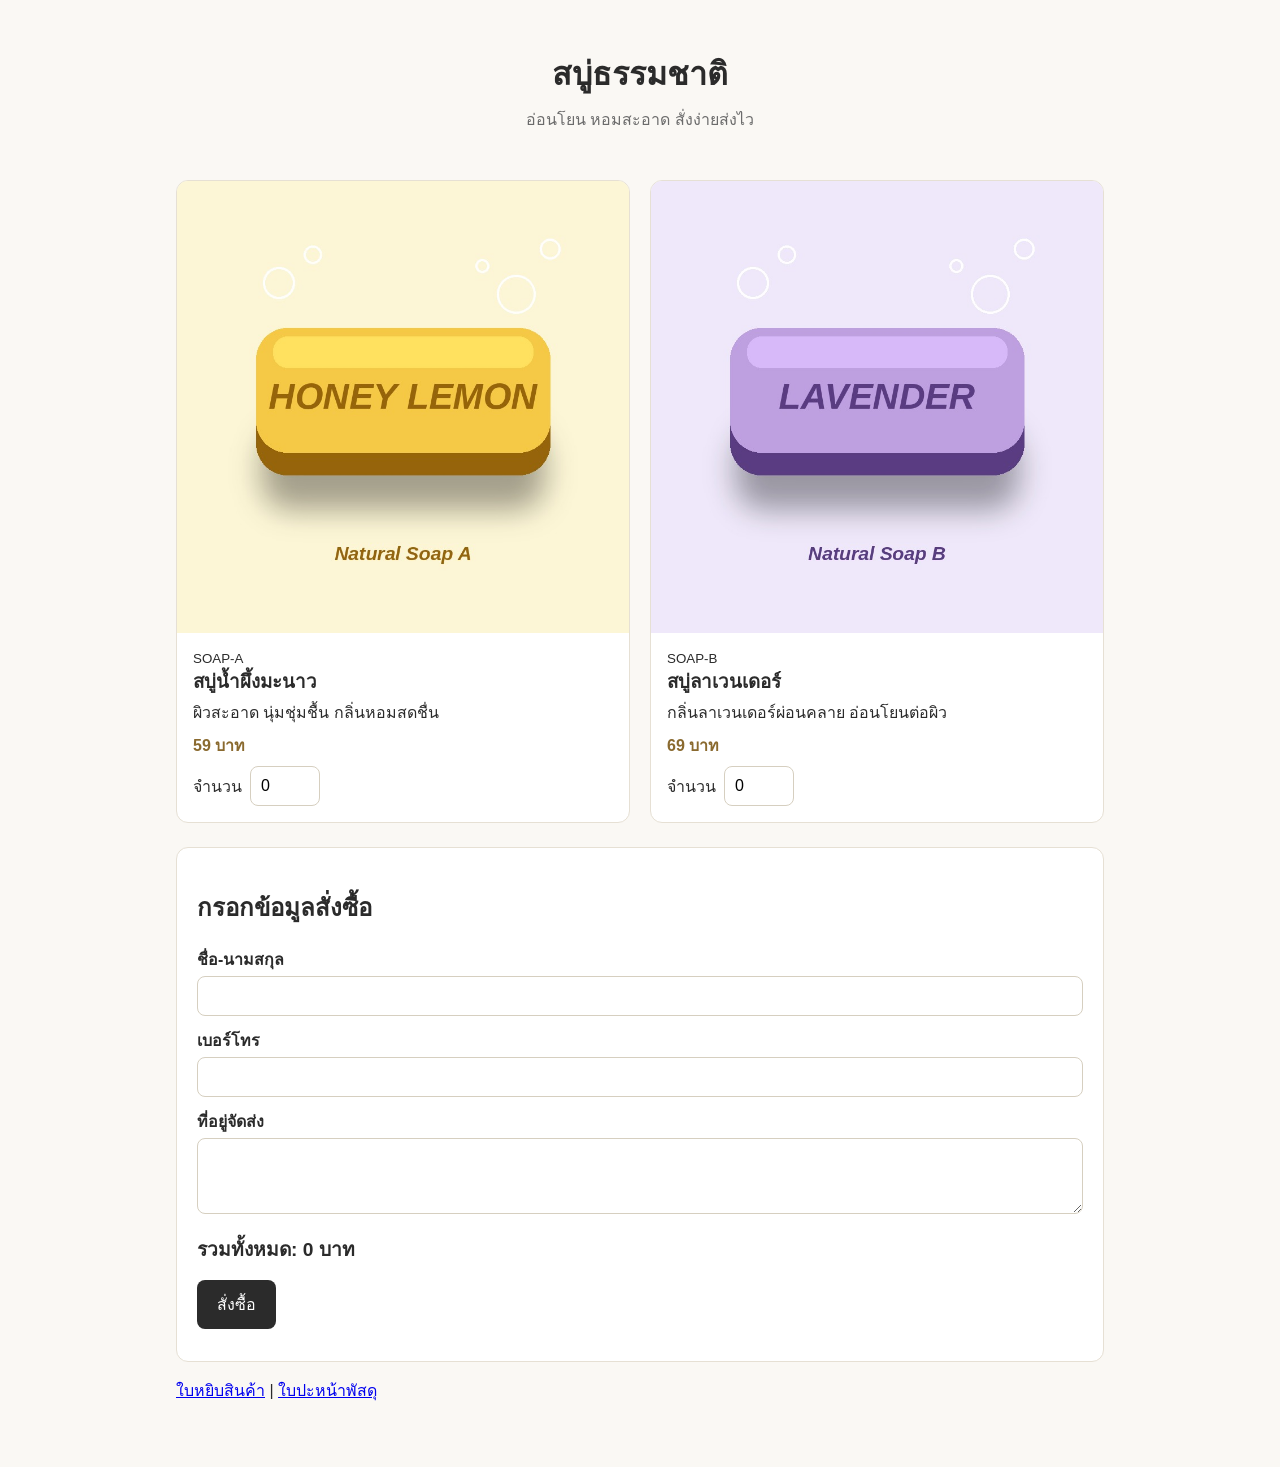
<file: index.html>
<!DOCTYPE html>
<html lang="th">
<head>
<meta charset="UTF-8">
<meta name="viewport" content="width=device-width, initial-scale=1">
<title>สบู่ธรรมชาติ | สั่งซื้อออนไลน์</title>
<link rel="stylesheet" href="style.css">
</head>
<body>
<header>
  <h1>สบู่ธรรมชาติ</h1>
  <p>อ่อนโยน หอมสะอาด สั่งง่ายส่งไว</p>
</header>
<div class="container">
  <div class="grid" id="products"></div>

  <form id="orderForm">
    <h2>กรอกข้อมูลสั่งซื้อ</h2>
    <label>ชื่อ-นามสกุล</label><input name="name" required>
    <label>เบอร์โทร</label><input name="phone" required pattern="[0-9]{9,10}" inputmode="numeric">
    <label>ที่อยู่จัดส่ง</label><textarea name="address" rows="3" required></textarea>
    <div class="total">รวมทั้งหมด: <span id="total">0</span> บาท</div>
    <button type="submit">สั่งซื้อ</button>
    <div id="msg"></div>
  </form>
  <p class="noprint"><a href="pick.html">ใบหยิบสินค้า</a> | <a href="label.html">ใบปะหน้าพัสดุ</a></p>
</div>
<script src="config.js"></script>
<script>
const box = document.getElementById("products");
PRODUCTS.forEach(p => {
  box.insertAdjacentHTML("beforeend", `
  <div class="card">
    <img src="${p.image}" alt="${p.name}">
    <div class="body">
      <small>${p.sku}</small>
      <h3>${p.name}</h3>
      <div>${p.desc}</div>
      <div class="price">${p.price} บาท</div>
      <div class="qty">จำนวน <input type="number" min="0" value="0" data-sku="${p.sku}"></div>
    </div>
  </div>`);
});
const calc = () => {
  let t = 0;
  document.querySelectorAll("[data-sku]").forEach(i => {
    const p = PRODUCTS.find(x => x.sku === i.dataset.sku);
    t += p.price * (parseInt(i.value) || 0);
  });
  document.getElementById("total").textContent = t;
  return t;
};
document.addEventListener("input", calc);

document.getElementById("orderForm").addEventListener("submit", async e => {
  e.preventDefault();
  const msg = document.getElementById("msg");
  const items = [];
  document.querySelectorAll("[data-sku]").forEach(i => {
    const q = parseInt(i.value) || 0;
    if (q > 0) { const p = PRODUCTS.find(x => x.sku === i.dataset.sku); items.push({ sku: p.sku, name: p.name, qty: q, price: p.price }); }
  });
  if (!items.length) { msg.textContent = "กรุณาเลือกสินค้าอย่างน้อย 1 ชิ้น"; return; }
  const f = new FormData(e.target);
  const payload = {
    orderId: "ORD" + Date.now().toString().slice(-8),
    name: f.get("name"), phone: f.get("phone"), address: f.get("address"),
    items, total: calc()
  };
  msg.textContent = "กำลังส่งคำสั่งซื้อ...";
  try {
    await fetch(SCRIPT_URL, { method: "POST", mode: "no-cors", headers: { "Content-Type": "text/plain" }, body: JSON.stringify(payload) });
    msg.textContent = "สั่งซื้อสำเร็จ! เลขออเดอร์ " + payload.orderId;
    e.target.reset(); document.querySelectorAll("[data-sku]").forEach(i => i.value = 0); calc();
  } catch (err) { msg.textContent = "ส่งไม่สำเร็จ ลองใหม่อีกครั้ง"; }
});
</script>
</body>
</html>
</file>
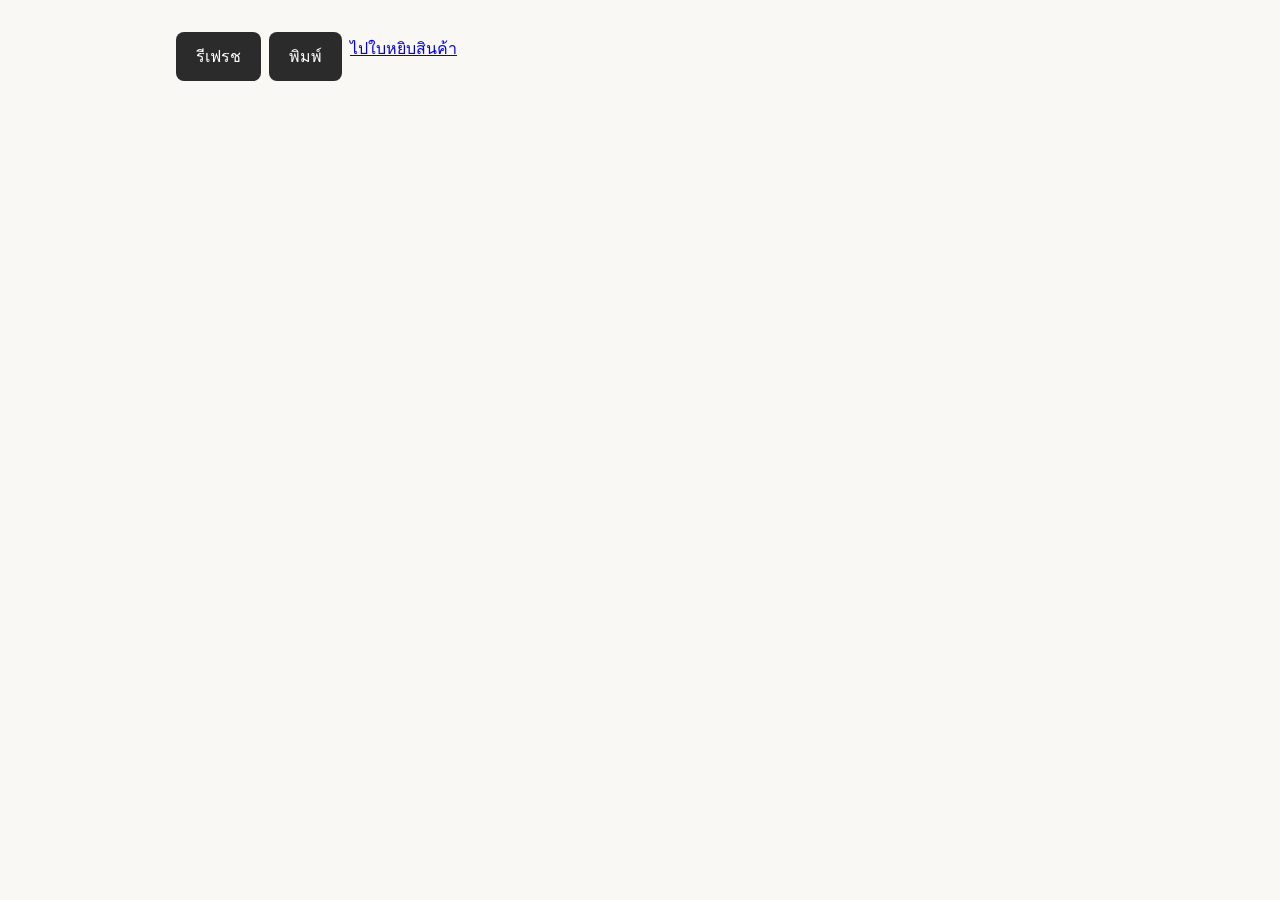
<file: label.html>
<!DOCTYPE html>
<html lang="th">
<head>
<meta charset="UTF-8">
<meta name="viewport" content="width=device-width, initial-scale=1">
<title>ใบปะหน้าพัสดุ</title>
<link rel="stylesheet" href="style.css">
</head>
<body>
<div class="container">
  <div class="bar noprint"><button onclick="load()">รีเฟรช</button><button onclick="window.print()">พิมพ์</button><a href="pick.html">ไปใบหยิบสินค้า</a></div>
  <div class="labels" id="labels"></div>
</div>
<script src="config.js"></script>
<script>
async function load() {
  const rows = await (await fetch(SCRIPT_URL)).json();
  const orders = {};
  rows.forEach(r => (orders[r.orderId] = orders[r.orderId] || { ...r, items: [] }).items.push(r));
  document.getElementById("labels").innerHTML = Object.values(orders).map(o => `
    <div class="label">
      <div>ผู้ส่ง: ${SENDER.name} โทร ${SENDER.phone}<br>${SENDER.address}</div>
      <hr>
      <div class="to">ผู้รับ: ${o.customer}</div>
      <div>โทร: ${o.phone}</div>
      <div>ที่อยู่: ${o.address}</div>
      <hr>
      <div>เลขออเดอร์: <b>${o.orderId}</b></div>
      <div>${o.items.map(i => `${i.sku} ${i.name} x${i.qty}`).join("<br>")}</div>
      <div>ยอดรวม: <b>${o.total}</b> บาท</div>
    </div>`).join("");
}
load();
</script>
</body>
</html>
</file>
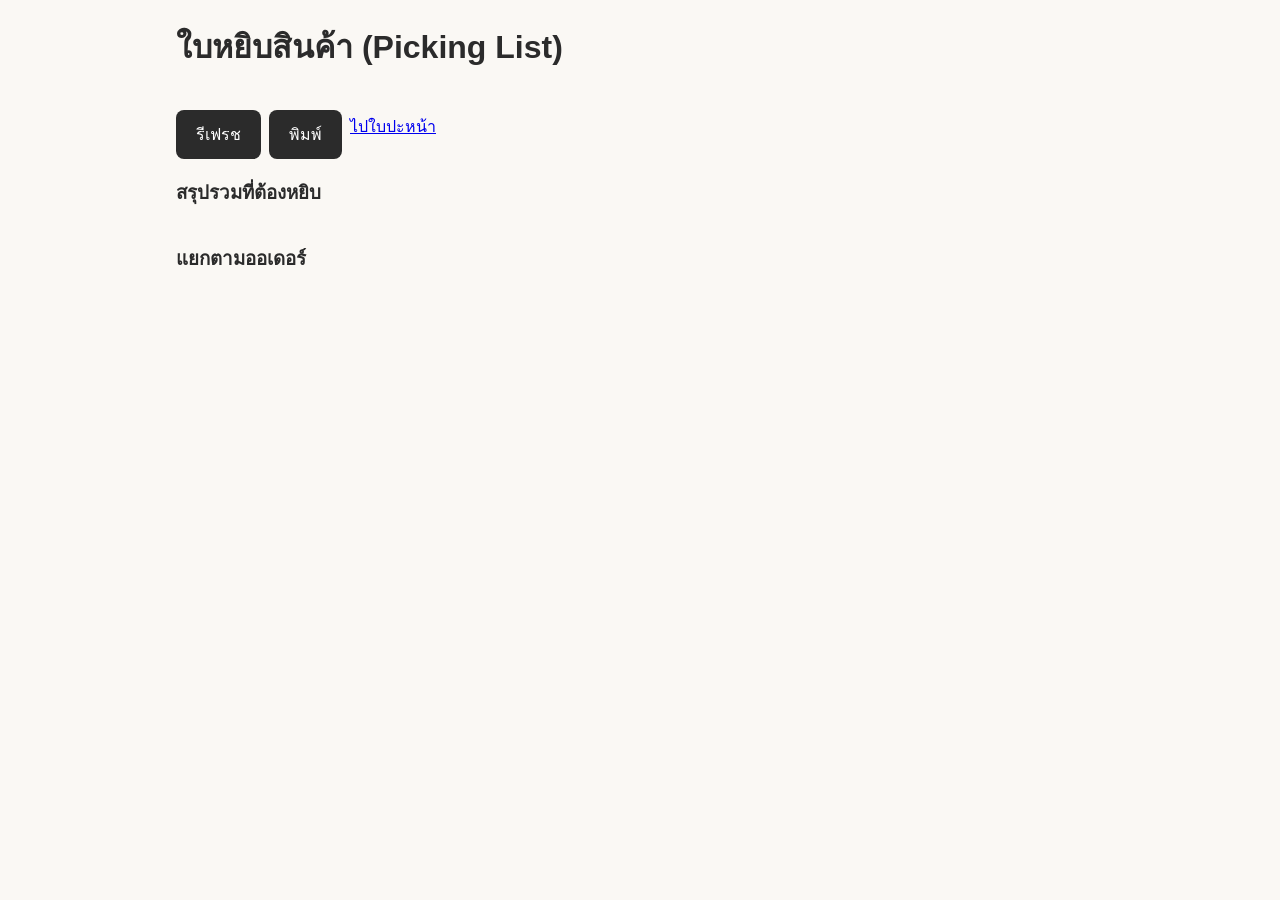
<file: pick.html>
<!DOCTYPE html>
<html lang="th">
<head>
<meta charset="UTF-8">
<meta name="viewport" content="width=device-width, initial-scale=1">
<title>ใบหยิบสินค้า</title>
<link rel="stylesheet" href="style.css">
</head>
<body>
<div class="container">
  <h1>ใบหยิบสินค้า (Picking List)</h1>
  <div class="bar noprint"><button onclick="load()">รีเฟรช</button><button onclick="window.print()">พิมพ์</button><a href="label.html">ไปใบปะหน้า</a></div>
  <h3>สรุปรวมที่ต้องหยิบ</h3>
  <table id="sum"></table>
  <h3>แยกตามออเดอร์</h3>
  <div id="orders"></div>
</div>
<script src="config.js"></script>
<script>
async function load() {
  const rows = await (await fetch(SCRIPT_URL)).json();
  const orders = {}, sum = {};
  rows.forEach(r => {
    (orders[r.orderId] = orders[r.orderId] || { ...r, items: [] }).items.push(r);
    sum[r.sku] = sum[r.sku] || { name: r.name, qty: 0 };
    sum[r.sku].qty += Number(r.qty);
  });
  document.getElementById("sum").innerHTML = "<tr><th>รูป</th><th>SKU</th><th>สินค้า</th><th>จำนวนรวม</th></tr>" +
    Object.entries(sum).map(([k, v]) => {
      const p = PRODUCTS.find(x => x.sku === k);
      return `<tr><td>${p ? `<img src="${p.image}" width="50">` : ""}</td><td>${k}</td><td>${v.name}</td><td>${v.qty}</td></tr>`;
    }).join("");
  document.getElementById("orders").innerHTML = Object.values(orders).map(o => `
    <div class="order">
      <b>${o.orderId}</b> — ${o.customer}
      <table><tr><th>✔</th><th>SKU</th><th>สินค้า</th><th>จำนวน</th></tr>
      ${o.items.map(i => `<tr><td>☐</td><td>${i.sku}</td><td>${i.name}</td><td>${i.qty}</td></tr>`).join("")}
      </table></div>`).join("");
}
load();
</script>
</body>
</html>
</file>
<file: style.css>
*{box-sizing:border-box}
body{margin:0;font-family:"Sarabun","Noto Sans Thai",sans-serif;background:#faf8f4;color:#2b2b2b}
header{text-align:center;padding:48px 16px 24px}
header h1{margin:0 0 8px;font-size:2rem}
header p{margin:0;color:#6b6b6b}
.container{max-width:960px;margin:0 auto;padding:0 16px 48px}
.grid{display:grid;grid-template-columns:repeat(auto-fit,minmax(260px,1fr));gap:20px;margin:24px 0}
.card{background:#fff;border:1px solid #e6e0d4;border-radius:12px;overflow:hidden}
.card img{width:100%;aspect-ratio:1/1;object-fit:cover;background:#eee;display:block}
.card .body{padding:16px}
.card h3{margin:0 0 4px}
.price{font-weight:700;color:#8a6a2f;margin:8px 0}
.qty{display:flex;align-items:center;gap:8px}
.qty input{width:70px}
form{background:#fff;border:1px solid #e6e0d4;border-radius:12px;padding:20px}
label{display:block;margin:12px 0 4px;font-weight:600}
input,textarea{width:100%;padding:10px;border:1px solid #d6cfc0;border-radius:8px;font:inherit}
button,.btn{background:#2b2b2b;color:#fff;border:0;border-radius:8px;padding:12px 20px;font:inherit;cursor:pointer;margin-top:16px}
.total{font-size:1.2rem;font-weight:700;margin-top:16px}
#msg{margin-top:12px;font-weight:600}
table{width:100%;border-collapse:collapse;background:#fff}
th,td{border:1px solid #ddd;padding:8px;text-align:left;vertical-align:top}
th{background:#f1ece1}
.order{break-inside:avoid;margin-bottom:24px}
.labels{display:grid;grid-template-columns:1fr 1fr;gap:12px}
.label{border:2px solid #000;padding:14px;break-inside:avoid;font-size:15px;line-height:1.5}
.label .to{font-size:18px;font-weight:700}
.label hr{border:0;border-top:1px dashed #888;margin:8px 0}
.bar{display:flex;gap:8px;align-items:center;margin:16px 0}
@media print{.noprint{display:none!important}body{background:#fff}}
@media(max-width:600px){.labels{grid-template-columns:1fr}}
</file>
